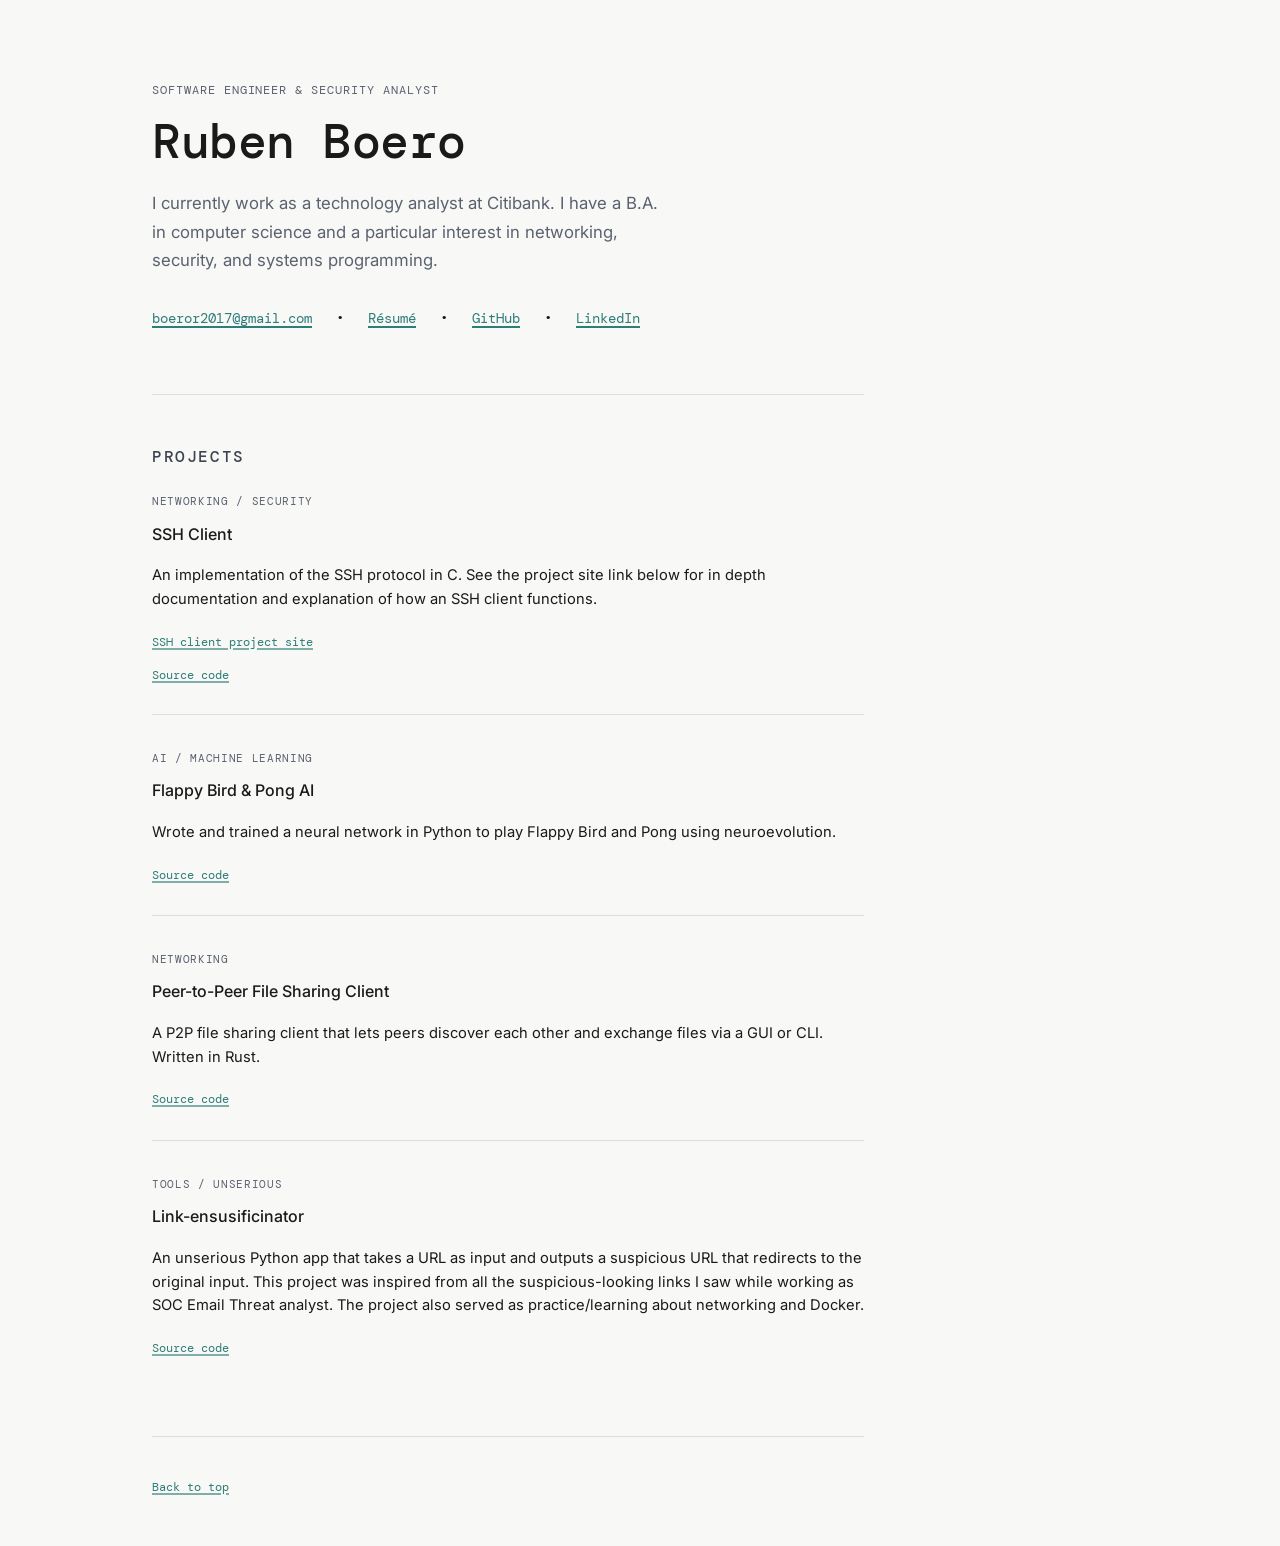
<file: index.html>
<!doctype html>
<html lang="en">
<head>
  <meta charset="utf-8">
  <meta name="viewport" content="width=device-width, initial-scale=1">
  <link rel="icon" type="image/x-icon" href="/assets/favicon.ico">
  <title>Ruben Boero</title>
  <link rel="preconnect" href="https://fonts.googleapis.com">
  <link rel="preconnect" href="https://fonts.gstatic.com" crossorigin>
  <link href="https://fonts.googleapis.com/css2?family=DM+Mono:wght@400;500&family=Inter:wght@400;500&display=swap" rel="stylesheet">
  <link rel="stylesheet" href="style.css">
</head>
<body>

  <main>

    <section class="hero">
      <span class="eyebrow">Software Engineer &amp; Security Analyst</span>
      <!-- <h1>Ruben Boero<span class="cursor" aria-hidden="true">_</span></h1> -->
      <h1>Ruben Boero</h1>
      <p class="hero-sub">I currently work as a technology analyst at Citibank. I have a B.A. in computer science and a particular interest in networking, security, and systems programming.</p>
      <nav class="hero-links">
        <a href="mailto:boeror2017@gmail.com">boeror2017@gmail.com</a>
        <p>•</p>
        <a href="https://docs.google.com/document/d/1vT_eoCZJGenQ4_oWjg7YuSSrxY6vAHO7PRCe27uHYp8/edit?usp=sharing" target="_blank" rel="noopener">Résumé</a>
        <p>•</p>
        <a href="https://github.com/rubenboero21" target="_blank" rel="noopener">GitHub</a>
        <p>•</p>
        <a href="https://www.linkedin.com/in/ruben-boero/" target="_blank" rel="noopener">LinkedIn</a>
      </nav>
    </section>

    <section class="content-section">
      <h2 class="section-label">Projects</h2>
      <div class="section-body">
        <ul class="project-list">

          <li class="project-item">
            <div class="project-meta">
              <span class="project-tag">Networking / Security</span>
            </div>
            <div class="project-detail">
              <p class="project-title">SSH Client</p>
              <p class="project-desc">An implementation of the SSH protocol in C. See the project site link below for in depth documentation and explanation of how an SSH client functions.</p>
              <div class="project-links">
                <a class="project-code" href="sshClient.html">
                  SSH client project site
                </a>

                <a class="project-code"
                  href="https://github.com/rubenboero21/cs-comps/tree/main"
                  target="_blank"
                  rel="noopener">
                  Source code
                </a>
              </div>
            </div>
          </li>

          <li class="project-item">
            <div class="project-meta">
              <span class="project-tag">AI / Machine Learning</span>
            </div>
            <div class="project-detail">
              <p class="project-title">Flappy Bird &amp; Pong AI</p>
              <p class="project-desc">Wrote and trained a neural network in Python to play Flappy Bird and Pong using neuroevolution.</p>
              <a class="project-code" href="https://github.com/bernsteinb1/CS321_Final" target="_blank" rel="noopener">Source code</a>
            </div>
          </li>

          <li class="project-item">
            <div class="project-meta">
              <span class="project-tag">Networking</span>
            </div>
            <div class="project-detail">
              <p class="project-title">Peer-to-Peer File Sharing Client</p>
              <p class="project-desc">A P2P file sharing client that lets peers discover each other and exchange files via a GUI or CLI. Written in Rust.</p>
              <a class="project-code" href="https://github.com/Clean-Hands/p2p_client" target="_blank" rel="noopener">Source code</a>
            </div>
          </li>

          <li class="project-item">
            <div class="project-meta">
              <span class="project-tag">Tools / Unserious</span>
            </div>
            <div class="project-detail">
              <p class="project-title">Link-ensusificinator</p>
              <p class="project-desc">An unserious Python app that takes a URL as input and outputs a suspicious URL that redirects to the original input. This project was inspired from all the suspicious-looking links I saw while working as SOC Email Threat analyst. The project also served as practice/learning about networking and Docker.</p>
              <a class="project-code" href="https://github.com/rubenboero21/link-ensusificinator" target="_blank" rel="noopener">Source code</a>
            </div>
          </li>

        </ul>
      </div>
    </section>

  </main>

  <footer>
    <!-- <p>Ruben Boero</p> -->
    <p><a href="#">Back to top</a></p> 
  </footer>

</body>
</html>
</file>
<file: style.css>
/* ─── Tokens ─────────────────────────────────────────────── */
:root {
  --bg:          #F8F8F6;
  --text:        #1A1A1A;
  --text-muted:  #5A6270;
  --text-darker: #3D4450;
  --accent:      #2D7D78;
  --accent-dim:  #1F5E5A;
  --rule:        #DDDDD9;
  --mono:        'DM Mono', 'Fira Mono', monospace;
  --sans:        'Inter', system-ui, sans-serif;
}

/* ─── Reset ──────────────────────────────────────────────── */
*, *::before, *::after {
  box-sizing: border-box;
  margin: 0;
  padding: 0;
}

html {
  font-size: 16px;
}

body {
  background: var(--bg);
  color: var(--text);
  font-family: var(--sans);
  font-size: 1rem;
  line-height: 1.7;
  -webkit-font-smoothing: antialiased;
}

/* ─── Global Links ───────────────────────────────────────── */
a {
  color: var(--accent);
  text-decoration: underline;
  text-decoration-thickness: 2px;
  text-underline-offset: 0.18em;
  text-decoration-color: color-mix(in srgb, var(--accent) 60%, transparent);
  transition:
    color 0.15s ease,
    text-decoration-color 0.15s ease;
}

a:hover {
  color: var(--accent-dim);
  text-decoration-color: currentColor;
}

a:focus-visible {
  outline: 2px solid var(--accent);
  outline-offset: 3px;
  border-radius: 2px;
}

/* ─── Layout ─────────────────────────────────────────────── */
body {
  padding-left: max(3rem, 10vw);
}

main,
footer {
  max-width: 760px;
  padding: 0 1.5rem;
}

@media (max-width: 600px) {
  body {
    padding-left: 0;
  }

  .hero {
    padding-top: 3rem;
    padding-bottom: 2.5rem;
  }
}

/* ─── Hero ───────────────────────────────────────────────── */
.hero {
  padding-top: 5rem;
  padding-bottom: 4rem;
  border-bottom: 1px solid var(--rule);
}

.eyebrow {
  display: block;
  font-family: var(--mono);
  font-size: 0.75rem;
  letter-spacing: 0.08em;
  color: var(--text-muted);
  text-transform: uppercase;
  margin-bottom: 1rem;
}

.eyebrow a {
  color: var(--accent);
  text-decoration: underline;
}

.eyebrow a:hover {
  color: var(--accent-dim);
}

h1 {
  font-family: var(--mono);
  font-size: clamp(2rem, 6vw, 3rem);
  font-weight: 500;
  letter-spacing: -0.01em;
  line-height: 1.1;
  margin-bottom: 1.25rem;
  color: var(--text);
}

/* .cursor {
  display: inline-block;
  color: var(--accent);
  animation: blink 1.1s step-end infinite;
  margin-left: 2px;
} */

/* @keyframes blink {
  0%, 100% {
    opacity: 1;
  }

  50% {
    opacity: 0;
  }
} */

@media (prefers-reduced-motion: reduce) {
  .cursor {
    animation: none;
    opacity: 1;
  }
}

.hero-sub {
  font-size: 1.05rem;
  color: var(--text-muted);
  max-width: 520px;
  margin-bottom: 2rem;
}

.hero-links {
  display: flex;
  flex-wrap: wrap;
  gap: 0.25rem 1.5rem;
  font-family: var(--mono);
  font-size: 0.85rem;
}

.hero-links a {
  color: var(--accent);
  text-decoration: underline;
  text-decoration-thickness: 2px;
  text-underline-offset: 0.2em;
  border: none;
  padding-bottom: 0;
}

.hero-links a:hover {
  color: var(--accent-dim);
}

/* ─── Content Sections ───────────────────────────────────── */
.content-section {
  padding: 3rem 0;
  border-bottom: 1px solid var(--rule);
}

.section-label {
  font-family: var(--mono);
  font-size: 1rem;
  font-weight: 500;
  letter-spacing: 0.1em;
  text-transform: uppercase;
  /* color: var(--text-muted); */
  color: var(--text-darker);
  margin-bottom: 1rem;
}

.section-body p {
  color: var(--text);
  margin-bottom: 0.85rem;
}

.section-body p:last-child {
  margin-bottom: 0;
}

/* ─── Projects ───────────────────────────────────────────── */
.project-list {
  list-style: none;
  display: flex;
  flex-direction: column;
}

.project-item {
  display: flex;
  flex-direction: column;
  gap: 0.35rem;
  padding: 1.75rem 0;
  border-bottom: 1px solid var(--rule);
}

.project-item:first-child {
  padding-top: 0;
}

.project-item:last-child {
  border-bottom: none;
}

.project-tag {
  font-family: var(--mono);
  font-size: 0.7rem;
  letter-spacing: 0.06em;
  text-transform: uppercase;
  color: var(--text-muted);
}

.project-title {
  display: inline-block;
  width: fit-content;
  font-size: 1rem;
  font-weight: 500;
  /* color: var(--text); */
  color: var(--accent);
  /* text-decoration: underline; */
  text-decoration-thickness: 2px;
  text-underline-offset: 0.18em;
  margin-top: 0.1rem;
}

.project-links {
  display: flex;
  flex-direction: column;
  gap: 0.35rem;
  margin-top: 0.5rem;
  align-items: flex-start; /* prevents links from stretching */
}

/* .project-title:hover {
  color: var(--accent-dim);
} */

.project-desc {
  font-size: 0.92rem;
  color: var(--text-muted);
  line-height: 1.6;
  margin-top: 0.2rem;
}

.project-code {
  display: inline-block;
  margin-top: 0.4rem;
  font-family: var(--mono);
  font-size: 0.78rem;
}

/* ─── Contributors ───────────────────────────────────────── */
.contributor-list {
  list-style: none;
  display: flex;
  flex-direction: column;
  gap: 0.4rem;
  font-size: 0.95rem;
}

.contributor-advisor {
  margin-top: 0.4rem;
  color: var(--text-muted);
  font-size: 0.88rem;
}

/* ─── Footer ─────────────────────────────────────────────── */
footer {
  padding-top: 2.5rem;
  padding-bottom: 3rem;
  font-family: var(--mono);
  font-size: 0.78rem;
  color: var(--text-muted);
}

footer a {
  color: var(--accent);
}

footer a:hover {
  color: var(--accent-dim);
}

/* ─── Responsive ─────────────────────────────────────────── */
@media (max-width: 600px) {
  .content-section {
    padding: 2rem 0;
  }

  .hero {
    padding-top: 3rem;
    padding-bottom: 2rem;
  }
}
</file>
